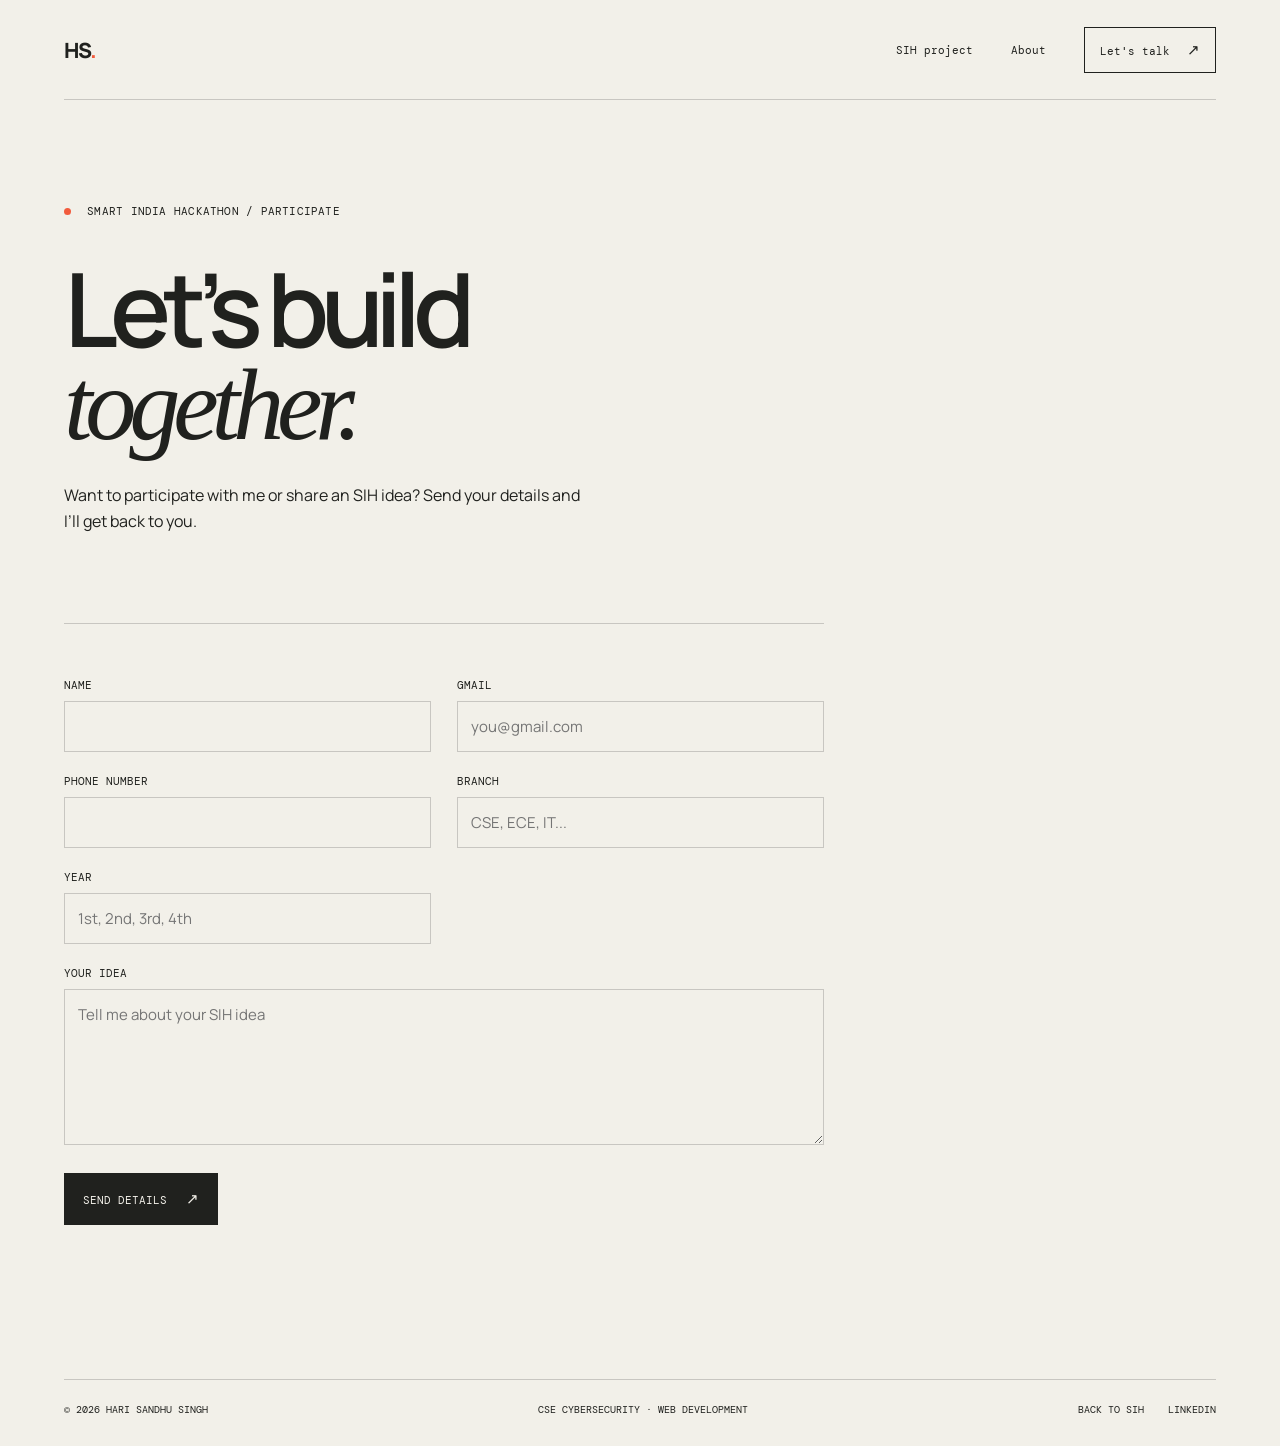
<file: sih-form.html>
<!doctype html>
<html lang="en">
<head>
  <meta charset="UTF-8">
  <meta name="viewport" content="width=device-width, initial-scale=1.0">
  <meta name="description" content="Share your Smart India Hackathon participation details with Hari Sandhu Singh.">
  <title>Participate in SIH — Hari Sandhu Singh</title>
  <link rel="preconnect" href="https://fonts.googleapis.com">
  <link rel="preconnect" href="https://fonts.gstatic.com" crossorigin>
  <link href="https://fonts.googleapis.com/css2?family=DM+Mono:wght@400;500&family=Manrope:wght@400;500;600;700;800&display=swap" rel="stylesheet">
  <link rel="stylesheet" href="styles.css">
  <link rel="stylesheet" href="sih.css">
</head>
<body>
  <div class="page-shell">
    <header class="site-header">
      <a class="wordmark" href="index.html" aria-label="Hari Sandhu Singh home">HS<span>.</span></a>
      <nav class="nav-links" aria-label="Participation navigation">
        <a href="sih.html">SIH project</a>
        <a href="index.html#about">About</a>
        <a class="nav-contact" href="mailto:harisandhusingh@gmail.com">Let's talk <span>↗</span></a>
      </nav>
    </header>

    <main class="sih-form-page">
      <section class="sih-form-heading">
        <p class="eyebrow"><span class="status-dot"></span> Smart India Hackathon / Participate</p>
        <h1>Let’s build<br><em>together.</em></h1>
        <p class="sih-form-intro">Want to participate with me or share an SIH idea? Send your details and I’ll get back to you.</p>
      </section>

      <form class="sih-interest-form" id="sih-interest-form">
        <div class="sih-form-grid">
          <label>Name<input type="text" name="name" autocomplete="name" required></label>
          <label>Gmail<input type="email" name="email" autocomplete="email" placeholder="you@gmail.com" required></label>
          <label>Phone number<input type="tel" name="phone" autocomplete="tel" pattern="[0-9+() .-]{7,}" required></label>
          <label>Branch<input type="text" name="branch" placeholder="CSE, ECE, IT..." required></label>
          <label>Year<input type="text" name="year" placeholder="1st, 2nd, 3rd, 4th" required></label>
          <label class="sih-form-wide">Your idea<textarea name="idea" rows="6" placeholder="Tell me about your SIH idea" required></textarea></label>
        </div>
        <button class="sih-submit" type="submit">Send details <span>↗</span></button>
        <p class="sih-form-status" id="sih-form-status" role="status" aria-live="polite"></p>
      </form>
    </main>

    <footer class="site-footer"><span>© 2026 Hari Sandhu Singh</span><span>CSE Cybersecurity · Web Development</span><div><a href="sih.html">Back to SIH</a><a href="https://www.linkedin.com/in/hari-sandhu-singh-2603353b3" target="_blank" rel="noopener noreferrer">LinkedIn</a></div></footer>
  </div>
  <script src="sih-form.js"></script>
</body>
</html>
</file>
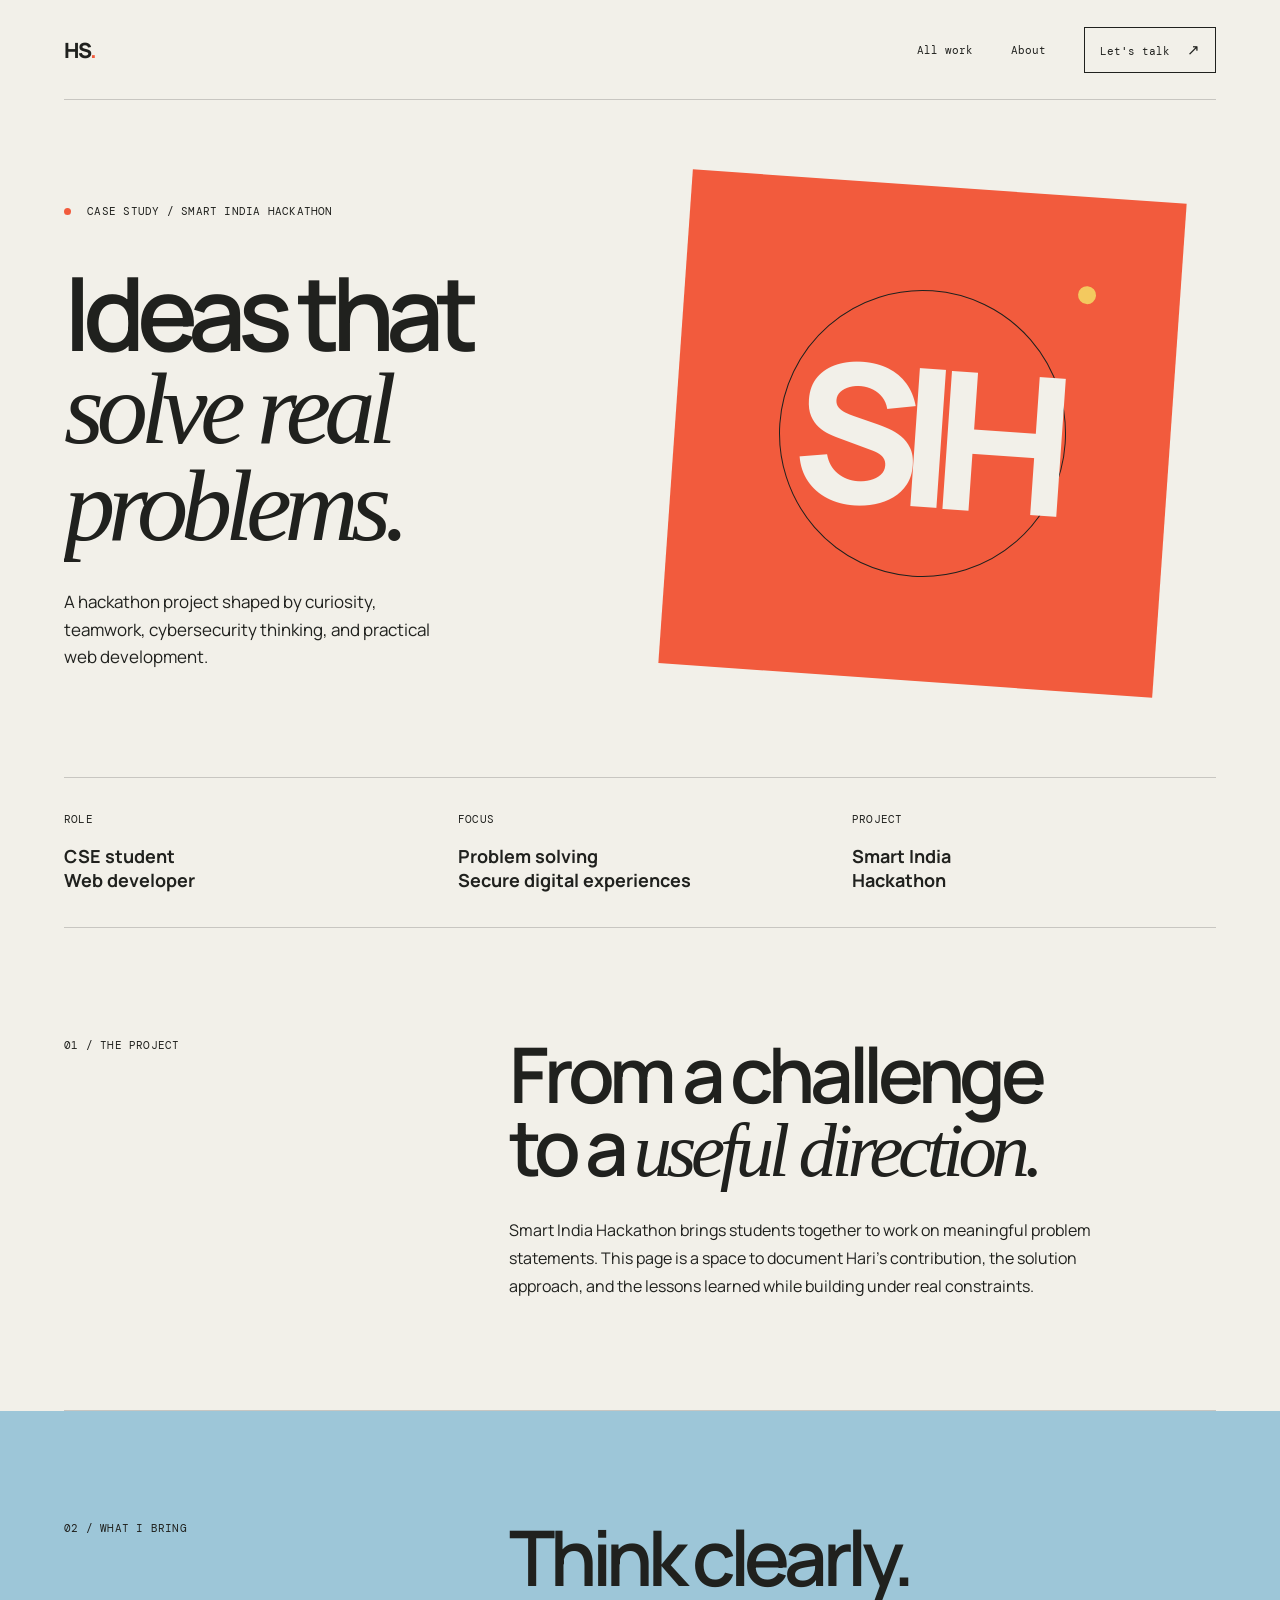
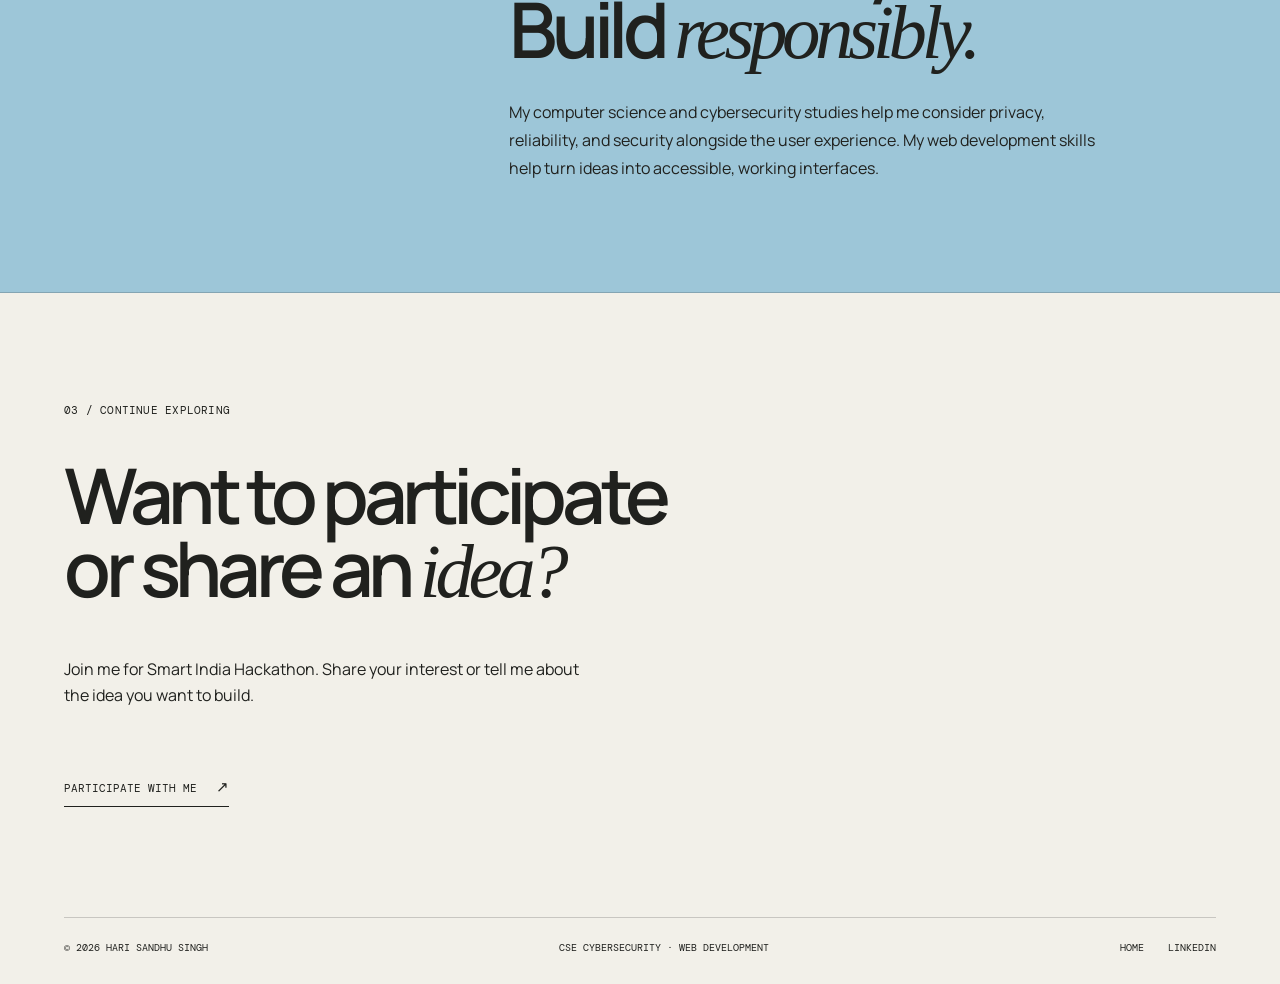
<file: sih.html>
<!doctype html>
<html lang="en">
<head>
  <meta charset="UTF-8">
  <meta name="viewport" content="width=device-width, initial-scale=1.0">
  <meta name="description" content="Smart India Hackathon project by Hari Sandhu Singh.">
  <title>Smart India Hackathon — Hari Sandhu Singh</title>
  <link rel="preconnect" href="https://fonts.googleapis.com">
  <link rel="preconnect" href="https://fonts.gstatic.com" crossorigin>
  <link href="https://fonts.googleapis.com/css2?family=DM+Mono:wght@400;500&family=Manrope:wght@400;500;600;700;800&display=swap" rel="stylesheet">
  <link rel="stylesheet" href="styles.css">
  <link rel="stylesheet" href="sih.css">
</head>
<body>
  <div class="page-shell">
    <header class="site-header">
      <a class="wordmark" href="index.html" aria-label="Hari Sandhu Singh home">HS<span>.</span></a>
      <nav class="nav-links" aria-label="Project navigation">
        <a href="index.html#work">All work</a>
        <a href="index.html#about">About</a>
        <a class="nav-contact" href="mailto:harisandhusingh@gmail.com">Let's talk <span>↗</span></a>
      </nav>
    </header>

    <main>
      <section class="sih-hero">
        <p class="eyebrow"><span class="status-dot"></span> Case study / Smart India Hackathon</p>
        <h1>Ideas that<br><em>solve real problems.</em></h1>
        <p class="sih-lead">A hackathon project shaped by curiosity, teamwork, cybersecurity thinking, and practical web development.</p>
        <div class="sih-hero-art" aria-hidden="true"><span>SIH</span><i></i><b></b></div>
      </section>

      <section class="sih-details" aria-label="Project details">
        <div><p class="eyebrow">Role</p><strong>CSE student<br>Web developer</strong></div>
        <div><p class="eyebrow">Focus</p><strong>Problem solving<br>Secure digital experiences</strong></div>
        <div><p class="eyebrow">Project</p><strong>Smart India<br>Hackathon</strong></div>
      </section>

      <section class="sih-story">
        <p class="eyebrow">01 / The project</p>
        <div class="sih-copy"><h2>From a challenge<br>to a <em>useful direction.</em></h2><p>Smart India Hackathon brings students together to work on meaningful problem statements. This page is a space to document Hari's contribution, the solution approach, and the lessons learned while building under real constraints.</p></div>
      </section>

      <section class="sih-story sih-story-alt">
        <p class="eyebrow">02 / What I bring</p>
        <div class="sih-copy"><h2>Think clearly.<br>Build <em>responsibly.</em></h2><p>My computer science and cybersecurity studies help me consider privacy, reliability, and security alongside the user experience. My web development skills help turn ideas into accessible, working interfaces.</p></div>
      </section>

      <section class="sih-next">
        <p class="eyebrow">03 / Continue exploring</p>
        <h2>Want to participate<br>or share an <em>idea?</em></h2>
        <p class="sih-form-intro">Join me for Smart India Hackathon. Share your interest or tell me about the idea you want to build.</p>
        <a class="sih-participate-link" href="sih-form.html">Participate with me <span>↗</span></a>
      </section>
    </main>

    <footer class="site-footer"><span>© 2026 Hari Sandhu Singh</span><span>CSE Cybersecurity · Web Development</span><div><a href="index.html">Home</a><a href="https://www.linkedin.com/in/hari-sandhu-singh-2603353b3" target="_blank" rel="noopener noreferrer">LinkedIn</a></div></footer>
  </div>
</body>
</html>
</file>
<file: styles.css>
html body .portrait-frame img{filter:none;mix-blend-mode:normal;opacity:1}
@media(max-width:760px){.site-header .nav-links.is-open{display:flex;position:absolute;z-index:5;top:78px;left:0;right:0;padding:18px 22px 22px;background:var(--paper);border-bottom:1px solid var(--line);align-items:flex-start;flex-direction:column;gap:18px}.site-header{position:relative}}
@media(max-width:760px){.nav-links.is-open{display:flex;position:absolute;z-index:5;top:78px;left:0;right:0;padding:18px 22px 22px;background:var(--paper);border-bottom:1px solid var(--line);align-items:flex-start;flex-direction:column;gap:18px}.site-header{position:relative}}
:root{--ink:#20211e;--paper:#f2f0e9;--orange:#f25b3d;--blue:#9dc6d8;--yellow:#f3c95f;--line:rgba(32,33,30,.2);--mono:'DM Mono',monospace;--sans:'Manrope',sans-serif}*{box-sizing:border-box}html{scroll-behavior:smooth}body{margin:0;background:var(--paper);color:var(--ink);font-family:var(--sans);font-size:16px}.page-shell{max-width:1440px;margin:auto;padding:0 5vw;overflow:hidden}.site-header{height:100px;display:flex;align-items:center;justify-content:space-between;border-bottom:1px solid var(--line)}.wordmark{font-size:21px;font-weight:800;letter-spacing:-1px;color:var(--ink);text-decoration:none}.wordmark span{color:var(--orange)}.nav-links{display:flex;align-items:center;gap:38px;font-family:var(--mono);font-size:11px}.nav-links a,.site-footer a{color:inherit;text-decoration:none}.nav-links a:not(.nav-contact):hover,.site-footer a:hover{text-decoration:underline;text-underline-offset:4px}.nav-contact{border:1px solid var(--ink);padding:12px 15px;transition:.2s}.nav-contact:hover{background:var(--ink);color:var(--paper)}.nav-contact span{font-size:15px;margin-left:10px}.menu-toggle{display:none;background:none;border:0}.hero{display:grid;grid-template-columns:1fr 1fr;min-height:730px;border-bottom:1px solid var(--line)}.hero-copy{padding:104px 8% 70px 0;position:relative}.eyebrow{font:11px var(--mono);letter-spacing:.02em;text-transform:uppercase;margin:0}.status-dot{display:inline-block;background:var(--orange);width:7px;height:7px;border-radius:50%;margin-right:9px}.hero h1{font-size:clamp(66px,8.1vw,124px);line-height:.89;letter-spacing:-.08em;font-weight:600;margin:46px 0 42px}.hero h1 em,h2 em{font-family:Georgia,serif;font-weight:400;letter-spacing:-.07em}.hero-intro{max-width:370px;font-size:15px;line-height:1.6;margin:0}.circle-link{position:absolute;right:13%;bottom:72px;width:116px;height:116px;border:1px solid var(--ink);border-radius:50%;color:var(--ink);display:flex;flex-direction:column;justify-content:center;align-items:center;text-decoration:none;font:11px var(--mono);line-height:1.35;transition:.3s}.circle-link b{font-size:20px;font-weight:400;margin-top:6px}.circle-link:hover{background:var(--orange);border-color:var(--orange);transform:rotate(-12deg)}.hero-visual{position:relative;padding:52px 0 72px 12%}.portrait-frame{position:relative;width:min(100%,430px);height:580px;margin:auto;background:var(--orange);overflow:hidden}.portrait-frame img{width:100%;height:100%;object-fit:cover;filter:grayscale(1);mix-blend-mode:multiply;opacity:.84}.visual-label{position:absolute;top:53px;left:0;font:10px/1.5 var(--mono);text-transform:uppercase}.vertical-note{position:absolute;right:0;bottom:74px;font:10px/1.5 var(--mono);writing-mode:vertical-rl;text-align:right;transform:rotate(180deg)}.image-stamp{position:absolute;bottom:20px;left:20px;color:var(--paper);font:10px/1.4 var(--mono);text-transform:uppercase}.image-stamp strong{font-size:22px;font-weight:400}.marquee{margin:0 -5vw;background:var(--ink);color:var(--paper);overflow:hidden;padding:17px 0}.marquee-track{display:flex;align-items:center;gap:30px;white-space:nowrap;width:max-content;font:13px var(--mono);text-transform:uppercase;animation:drift 28s linear infinite}.marquee i{font-size:19px;color:var(--orange);font-style:normal}@keyframes drift{to{transform:translateX(-50%)}}.work-section{padding:130px 0 150px}.section-heading{display:grid;grid-template-columns:1fr 1.5fr 1fr;align-items:end;margin-bottom:72px}.section-heading h2,.about-content h2,.contact-section h2{font-size:clamp(42px,5.2vw,76px);line-height:.94;letter-spacing:-.07em;font-weight:600;margin:0}.section-aside{font:11px/1.5 var(--mono);justify-self:end;text-align:right;margin:0}.project-grid{display:grid;grid-template-columns:1.45fr 1fr;gap:80px 28px}.project-card{text-decoration:none;color:inherit;display:block}.project-large{grid-row:span 2}.project-art{position:relative;overflow:hidden;height:480px}.project-large .project-art{height:660px}.art-coral{background:var(--orange);display:flex;align-items:center;justify-content:center}.art-word{font-size:clamp(70px,11vw,170px);font-weight:800;letter-spacing:-.1em;color:var(--paper)}.art-orbit{position:absolute;width:80%;aspect-ratio:1;border:1px solid var(--paper);border-radius:50%;transform:rotate(-35deg)}.art-blue{background:var(--blue)}.art-shape{position:absolute;width:220px;height:220px;background:var(--ink);border-radius:50% 50% 0 50%;right:13%;top:16%;transform:rotate(22deg)}.art-text{position:absolute;bottom:28px;left:28px;font-size:31px;line-height:.95;letter-spacing:-.07em}.art-yellow{background:var(--yellow)}.art-sun{position:absolute;width:190px;height:190px;background:var(--orange);border-radius:50%;top:18%;left:50%;transform:translateX(-50%)}.art-caption{position:absolute;bottom:27px;left:28px;font:11px/1.4 var(--mono);text-transform:uppercase}.project-meta{display:flex;justify-content:space-between;font:10px var(--mono);padding-top:15px;text-transform:uppercase}.project-card:hover .project-art{transform:scale(.985);transition:transform .35s}.about-section{border-top:1px solid var(--line);border-bottom:1px solid var(--line);padding:110px 0 120px;display:grid;grid-template-columns:1fr 1.5fr 1fr;gap:30px}.about-content{max-width:600px}.about-content h2{margin-bottom:40px}.about-content p{max-width:460px;font-size:17px;line-height:1.55;margin:0 0 34px}.text-link{font:11px var(--mono);text-transform:uppercase;color:inherit;text-underline-offset:5px}.text-link span{font-size:15px;margin-left:12px}.about-stats{display:flex;gap:40px;justify-self:end}.about-stats div{display:flex;flex-direction:column;gap:10px}.about-stats strong{font:43px Georgia,serif;font-weight:400}.about-stats span{font:10px/1.45 var(--mono);text-transform:uppercase}.contact-section{padding:135px 0 150px}.contact-section h2{margin:42px 0 70px;font-size:clamp(55px,9vw,130px)}.contact-email{font:13px var(--mono);color:inherit;text-transform:uppercase;text-decoration:none;border-bottom:1px solid var(--ink);padding-bottom:12px}.contact-email span{margin-left:60px;font-size:20px}.site-footer{border-top:1px solid var(--line);padding:23px 0 30px;display:flex;justify-content:space-between;font:10px var(--mono);text-transform:uppercase}.site-footer div{display:flex;gap:24px}.reveal{opacity:0;transform:translateY(20px);transition:opacity .8s ease,transform .8s ease}.reveal.visible{opacity:1;transform:none}.reveal-delay{transition-delay:.15s}@media(max-width:760px){.page-shell{padding:0 22px}.site-header{height:78px}.nav-links{display:none}.menu-toggle{display:flex;flex-direction:column;gap:6px;padding:8px 0}.menu-toggle span{display:block;width:24px;height:1px;background:var(--ink)}.hero{display:block;min-height:0}.hero-copy{padding:70px 0 40px}.hero h1{font-size:72px;margin:38px 0 35px}.circle-link{position:relative;right:auto;bottom:auto;margin:53px 0 5px auto;width:95px;height:95px}.hero-visual{padding:42px 24px 70px 40px}.portrait-frame{height:420px}.visual-label{left:0;top:43px}.vertical-note{right:0;bottom:72px}.marquee{margin:0 -22px}.work-section{padding:86px 0 95px}.section-heading{display:block;margin-bottom:45px}.section-heading h2{margin:32px 0 25px}.section-aside{text-align:left}.project-grid{display:block}.project-card{margin-bottom:52px}.project-art,.project-large .project-art{height:auto;aspect-ratio:1/1.1}.project-large .project-art{aspect-ratio:1/1.18}.about-section{display:block;padding:78px 0 85px}.about-content{margin-top:45px}.about-content h2{font-size:52px}.about-content p{font-size:16px}.about-stats{justify-self:auto;margin-top:65px;gap:55px}.contact-section{padding:95px 0 110px}.contact-section h2{font-size:60px;margin:35px 0 55px}.contact-email{font-size:10px}.contact-email span{margin-left:20px}.site-footer{gap:16px;flex-wrap:wrap;line-height:1.5}.site-footer div{width:100%;order:3}}
</file>
<file: sih.css>
.sih-hero{position:relative;min-height:620px;padding:104px 50% 90px 0;border-bottom:1px solid var(--line);overflow:hidden}.sih-hero h1{font-size:clamp(58px,8vw,118px);line-height:.9;letter-spacing:-.08em;font-weight:600;margin:48px 0 36px}.sih-hero h1 em,.sih-story h2 em,.sih-next h2 em{font-family:Georgia,serif;font-weight:400;letter-spacing:-.07em}.sih-lead{max-width:390px;font-size:17px;line-height:1.6}.sih-hero-art{position:absolute;right:4%;top:86px;width:43%;aspect-ratio:1/1;background:var(--orange);display:flex;align-items:center;justify-content:center;transform:rotate(4deg)}.sih-hero-art span{font-size:clamp(90px,15vw,220px);font-weight:800;letter-spacing:-.12em;color:var(--paper);position:relative;z-index:1}.sih-hero-art i{position:absolute;width:58%;height:58%;border:1px solid var(--ink);border-radius:50%}.sih-hero-art b{position:absolute;width:18px;height:18px;background:var(--yellow);border-radius:50%;right:17%;top:18%}.sih-details{display:grid;grid-template-columns:repeat(3,1fr);gap:30px;padding:34px 0;border-bottom:1px solid var(--line)}.sih-details strong{display:block;font-size:18px;line-height:1.35;margin-top:18px}.sih-story{display:grid;grid-template-columns:1fr 2fr;gap:8%;padding:110px 0;border-bottom:1px solid var(--line)}.sih-copy h2,.sih-next h2{font-size:clamp(48px,6vw,82px);line-height:.95;letter-spacing:-.07em;font-weight:600;margin:0 0 28px}.sih-copy p{max-width:590px;line-height:1.75;margin:0}.sih-story-alt{background:var(--blue);margin:0 -5vw;padding-left:5vw;padding-right:5vw}.sih-next{padding:110px 0}.sih-next h2{margin:42px 0 48px}.sih-next .contact-email{color:var(--ink);font-size:clamp(20px,3vw,36px)}
@media(max-width:760px){.sih-hero{min-height:auto;padding:70px 0 40px}.sih-hero h1{font-size:clamp(58px,17vw,92px);margin:38px 0 30px}.sih-hero-art{position:relative;right:auto;top:auto;width:100%;margin:58px 0 0;transform:rotate(2deg)}.sih-details{grid-template-columns:1fr;gap:26px}.sih-details strong{margin-top:8px}.sih-story{grid-template-columns:1fr;gap:42px;padding:72px 0}.sih-story-alt{margin:0 -5vw;padding-left:5vw;padding-right:5vw}.sih-next{padding:72px 0}}
.sih-form-intro{max-width:520px;line-height:1.6;margin:0 0 34px}.sih-interest-form{max-width:760px}.sih-form-grid{display:grid;grid-template-columns:repeat(2,1fr);gap:22px 26px}.sih-interest-form label{display:flex;flex-direction:column;gap:9px;font:11px var(--mono);text-transform:uppercase}.sih-interest-form input,.sih-interest-form textarea{width:100%;border:1px solid var(--line);border-radius:0;background:transparent;color:var(--ink);font:15px var(--sans);padding:14px 13px;outline:none}.sih-interest-form textarea{resize:vertical;min-height:130px}.sih-interest-form input:focus,.sih-interest-form textarea:focus{border-color:var(--ink);box-shadow:0 0 0 2px rgba(32,33,30,.08)}.sih-form-wide{grid-column:1/-1}.sih-submit{border:1px solid var(--ink);background:var(--ink);color:var(--paper);font:11px var(--mono);text-transform:uppercase;padding:15px 18px;margin-top:28px;cursor:pointer}.sih-submit span{font-size:15px;margin-left:12px}.sih-submit:hover{background:var(--orange);border-color:var(--orange)}.sih-form-status{min-height:20px;font:11px var(--mono);margin:14px 0 0}.sih-next .contact-email{display:inline-block;margin-top:34px}
@media(max-width:760px){.sih-form-grid{grid-template-columns:1fr}.sih-form-wide{grid-column:auto}}
.sih-form-page{padding:104px 0 120px}.sih-form-heading{max-width:760px;border-bottom:1px solid var(--line);padding-bottom:54px;margin-bottom:54px}.sih-form-heading h1{font-size:clamp(60px,8vw,116px);line-height:.9;letter-spacing:-.08em;font-weight:600;margin:44px 0 32px}.sih-form-heading h1 em{font-family:Georgia,serif;font-weight:400;letter-spacing:-.07em}.sih-participate-link{display:inline-block;color:var(--ink);border-bottom:1px solid var(--ink);font:11px var(--mono);text-transform:uppercase;text-decoration:none;padding-bottom:9px;margin-top:34px}.sih-participate-link span{font-size:15px;margin-left:12px}.sih-participate-link:hover{color:var(--orange);border-color:var(--orange)}
@media(max-width:760px){.sih-form-page{padding:70px 0 80px}.sih-form-heading{padding-bottom:38px;margin-bottom:38px}.sih-form-heading h1{font-size:clamp(58px,17vw,92px);margin:38px 0 30px}}
</file>
